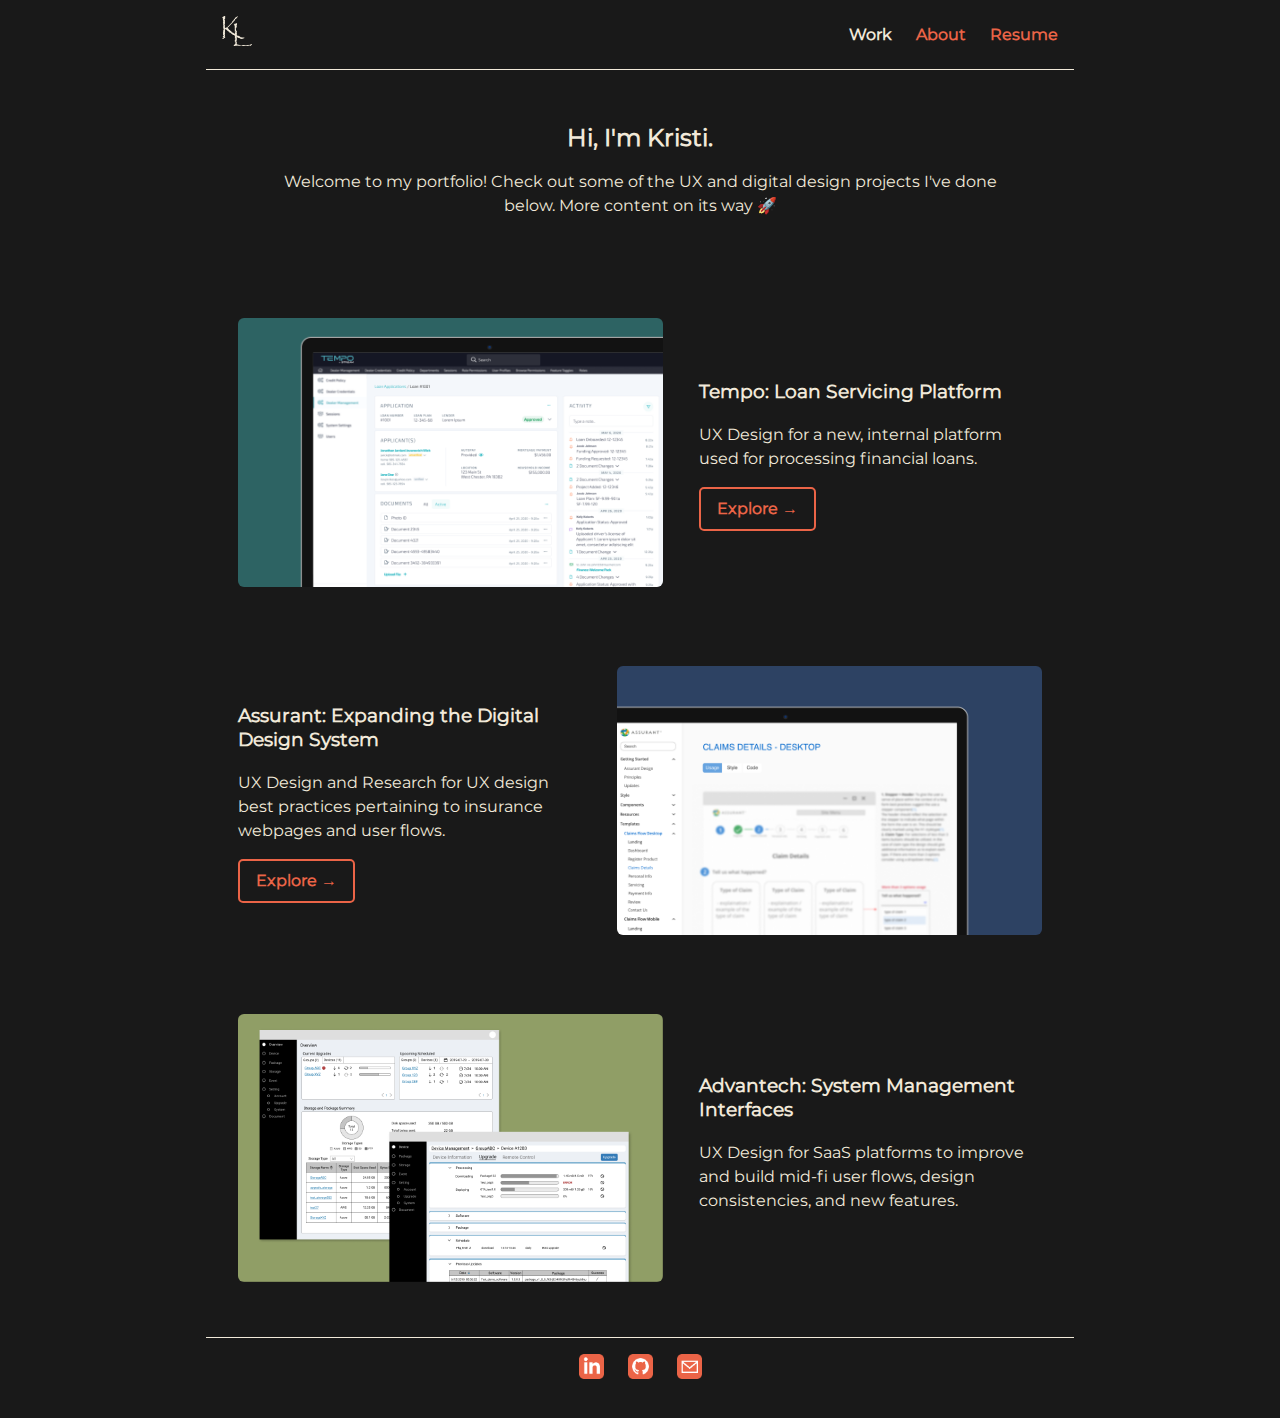
<file: index.html>
<!DOCTYPE html>
<html>

<head>
  <meta charset="UTF-8" />
  <meta name="viewport" content="width=device-width, initial-scale=1.0" />
  <meta name="description" content="Kristi's' Portfolio" />
  <link href="./css/montserrat.css" rel="stylesheet">
  <link rel="stylesheet" href="./styles.css">
  <title> Kristi Lin </title>
  <link rel="icon" href="images/favicon.svg" />
</head>
<style>

</style>

<body>

  <div id="header">
    <a href="./index.html"> <img src="./images/logo.svg" alt="logo"> </a>
    <div id="nav-links">
      <a class="nav-link selected-nav" href="./index.html">Work</a>
      <a class="nav-link" href="./about.html">About</a>
      <a class="nav-link"
        href="https://www.dropbox.com/scl/fi/pbslevpfwvkz8u9e9sm48/Kristi_Lin_resume.pdf?rlkey=8qvhly1wrfr9osx3blylahv7m&st=6oex3bx5&dl=0"
        target="_blank">Resume</a>
    </div>
  </div>

  <div id="intro">
    <h2>
      Hi, I'm Kristi.
    </h2>
    <p>
      Welcome to my portfolio! Check out some of the UX and digital design projects I've done below. More content on its
      way 🚀
    </p>
  </div>

  <a class="project-card" href="./tempo.html">
    <div class="thumbnail-img">
      <img src="./images/tempo-thumbnail.png" alt="desktop-design" width="425px">
    </div>
    <div class="project-text">
      <h3>Tempo: Loan Servicing Platform </h3>
      <p>
        UX Design for a new, internal platform used for processing financial loans.
      </p>

      <span class="button" href="./tempo.html">Explore &rarr;</span>

    </div>
  </a>

  <a class="project-card" href="./assurant.html">
    <div class="project-text">
      <h3>Assurant: Expanding the Digital Design System </h3>
      <p>
        UX Design and Research for UX design best practices pertaining to insurance webpages and user flows.
      </p>
      <span class="button" href="./assurant.html">Explore &rarr;</span>
    </div>
    <div class="thumbnail-img">
      <img src="./images/assurant-thumbnail.png" alt="desktop-design" width="425px">
    </div>
  </a>

  <div class="project-card">
    <div class="thumbnail-img">
      <img src="./images/advantech-thumbnail.png" alt="desktop-design" width="425px">
    </div>
    <div class="project-text">
      <h3>Advantech: System Management Interfaces</h3>
      <p>
        UX Design for SaaS platforms to improve and build mid-fi user flows, design consistencies, and new features.
      </p>
      <!-- <a>Explore -></a> -->

    </div>
  </div>

  <!-- <div class="project-card">
    <div class="project-text">
      <h3>Fun Stuff</h3>
      <p>
        A collection of dabbles in different mediums.
      </p>
      <a href="./stuff.html">Explore -></a>
    </div>
    <div class="thumbnail-img">
      <img src="./images/assurant-thumbnail.png" alt="desktop-design" width="425px">
    </div>
  </div> -->

  <div id="footer">
    <a href="https://www.linkedin.com/in/kristiflin/" target="_blank"><img src="./images/linkedin_icon.png"
        alt="linkedIn link" style="width:25px;height:25px;"></a>
    <a href="https://github.com/kristiflin" target="_blank"><img src="./images/github_icon.png" alt="github link"
        style="width:25px;height:25px;"></a>
    <a href="mailto:kfl29@cornell.edu" target="_blank"><img src="./images/email_icon.png"
        alt="email address: kfl29@cornell.edu" style="width:25px;height:25px;"></a>
  </div>


</body>



</html>
</file>
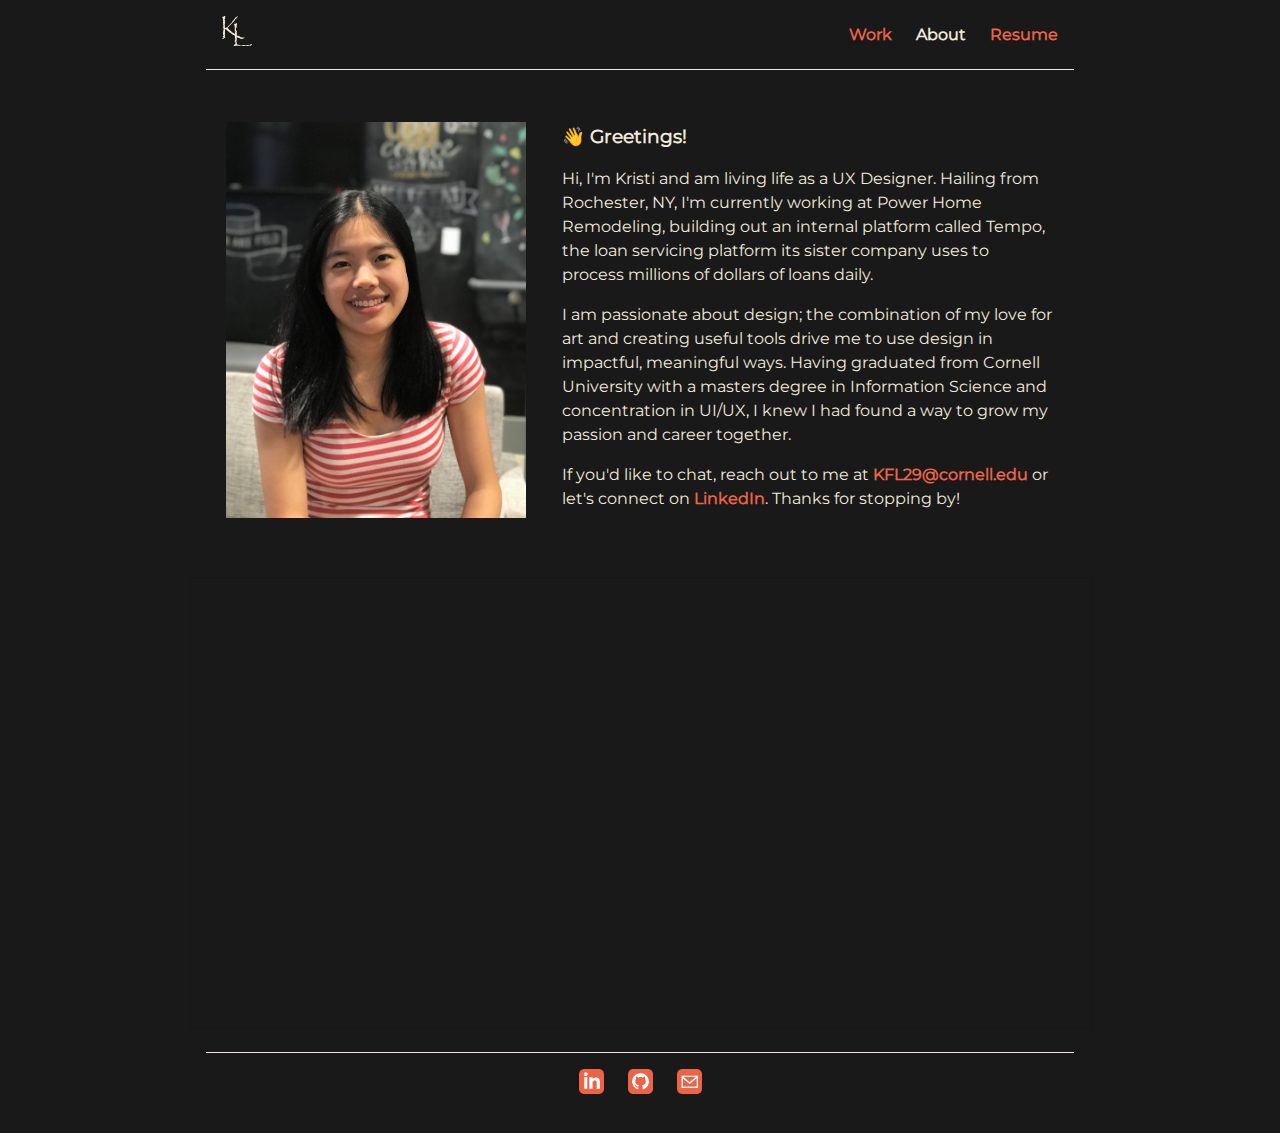
<file: about.html>
<!DOCTYPE html>
<html>

<head>
    <meta charset="UTF-8" />
    <meta name="viewport" content="width=device-width, initial-scale=1.0" />
    <meta name="description" content="Kristi's Portfolio" />
    <link href="./css/montserrat.css" rel="stylesheet">
    <link rel="stylesheet" href="./styles.css">
    <title> Kristi Lin </title>
    <link rel="icon" href="images/favicon.svg" />

</head>
<style>

</style>

<body>

    <div id="header">
        <a href="./index.html"> <img src="./images/logo.svg" alt="logo"> </a>
        <div id="nav-links">
            <a class="nav-link" href="./index.html">Work</a>
            <a class="nav-link selected-nav" href="./about.html">About</a>
            <a class="nav-link"
                href="https://www.dropbox.com/scl/fi/pbslevpfwvkz8u9e9sm48/Kristi_Lin_resume.pdf?rlkey=8qvhly1wrfr9osx3blylahv7m&st=6oex3bx5&dl=0"
                target="_blank">Resume</a>
        </div>
    </div>

    <div id="about-section">
        <div id="about-pic">
            <img src="./images/kristi.jpg" alt="Amazing headshot of Kristi" width="300px">
        </div>
        <div id="about-text">
            <h3>👋 Greetings!</h3>
            <p>
                Hi, I'm Kristi and am living life as a UX Designer. Hailing from Rochester, NY, I'm currently working
                at Power Home Remodeling,
                building
                out an internal platform called Tempo,
                the loan servicing platform its sister company uses to process millions of dollars of loans
                daily.
            </p>
            <p>
                I am passionate about design; the combination of my love for art and creating useful tools drive me to
                use
                design in impactful, meaningful ways.
                Having graduated from Cornell University with a masters degree in Information Science and concentration
                in
                UI/UX, I knew I had found a way to grow my passion and career together.
            </p>
            <p>
                If you'd like to chat, reach out to me at <a href="mailto:kfl29@cornell.edu"> KFL29@cornell.edu </a> or
                let's connect on <a href="https://www.linkedin.com/in/kristiflin/" target="_blank">LinkedIn</a>. Thanks
                for stopping by!
            </p>

        </div>

    </div>

    <iframe style="border: 1px solid rgba(0, 0, 0, 0.1);" width="100%" height="450" margin="16px"
        src="https://www.figma.com/embed?embed_host=share&url=https%3A%2F%2Fwww.figma.com%2Ffile%2FBrJu9MJmWS3twkbZ5RVbf0%2FUntitled%3Ftype%3Dwhiteboard%26node-id%3D239%253A529%26t%3DRB8lbL4PS1pI7gtL-1"
        allowfullscreen>
    </iframe>

    <div id="footer">
        <a href="https://www.linkedin.com/in/kristiflin/" target="_blank"><img src="./images/linkedin_icon.png"
                alt="linkedIn link" style="width:25px;height:25px;"></a>
        <a href="https://github.com/kristiflin" target="_blank"><img src="./images/github_icon.png" alt="github link"
                style="width:25px;height:25px;"></a>
        <a href="mailto:kfl29@cornell.edu" target="_blank"><img src="./images/email_icon.png"
                alt="email address: kfl29@cornell.edu" style="width:25px;height:25px;"></a>
    </div>

</body>

</html>
</file>
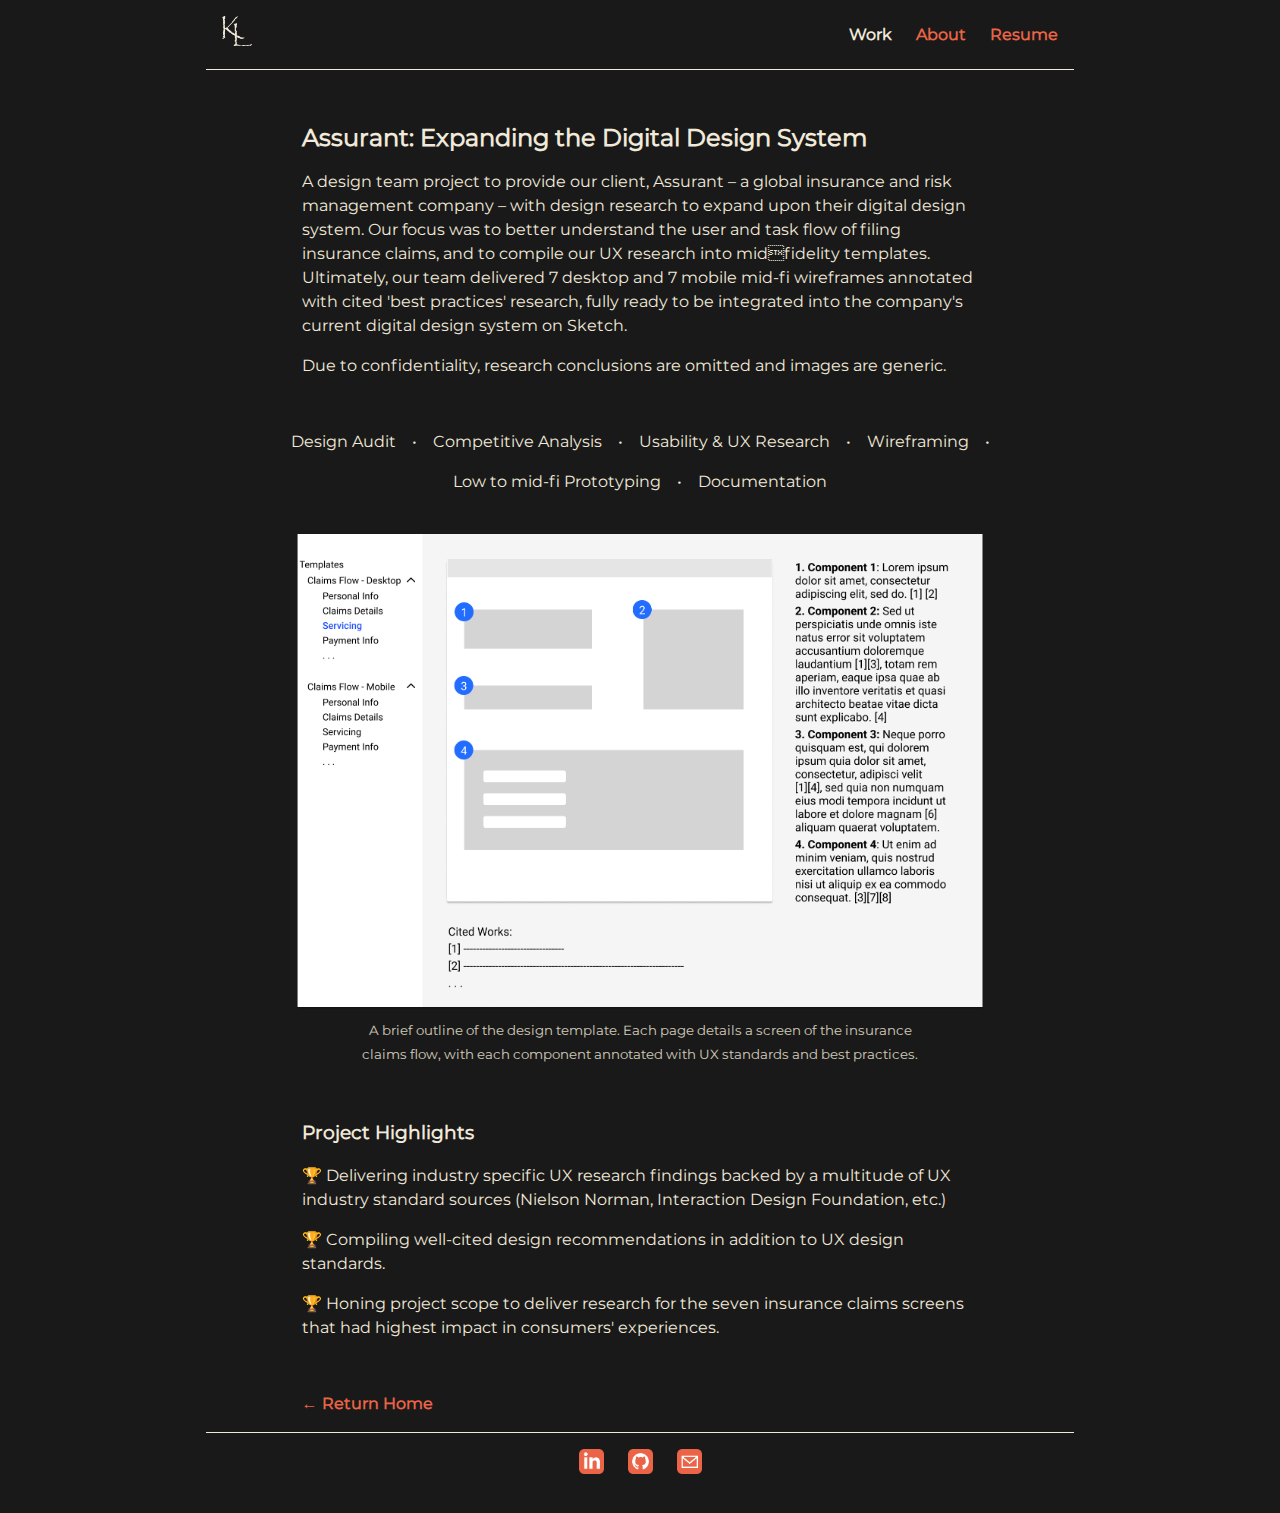
<file: assurant.html>
<!DOCTYPE html>
<html>

<head>
    <meta charset="UTF-8" />
    <meta name="viewport" content="width=device-width, initial-scale=1.0" />
    <meta name="description" content="Kristi's Portfolio" />
    <link href="./css/montserrat.css" rel="stylesheet">
    <link rel="stylesheet" href="./styles.css">
    <title> Kristi Lin </title>
    <link rel="icon" href="images/favicon.svg" />

</head>
<style>

</style>

<body>

    <div id="header">
        <a href="./index.html"> <img src="./images/logo.svg" alt="logo"> </a>
        <div id="nav-links">
            <a class="nav-link selected-nav" href="./index.html">Work</a>
            <a class="nav-link" href="./about.html">About</a>
            <a class="nav-link"
                href="https://www.dropbox.com/scl/fi/pbslevpfwvkz8u9e9sm48/Kristi_Lin_resume.pdf?rlkey=8qvhly1wrfr9osx3blylahv7m&st=6oex3bx5&dl=0"
                target="_blank">Resume</a>
        </div>
    </div>

    <div class="project-body ease-in">
        <div class="project-paragraph">
            <h2>
                Assurant: Expanding the Digital Design System
            </h2>
            <p>
                A design team project to provide our client, Assurant – a global insurance and risk management company –
                with design research to expand upon their digital
                design system. Our focus
                was to better understand the user and task flow of filing insurance claims, and to compile our UX
                research into midfidelity templates. Ultimately, our team delivered 7 desktop and 7 mobile mid-fi
                wireframes annotated with cited 'best
                practices' research, fully ready to be integrated into the company's current digital design system on
                Sketch.
            </p>
            <p>
                Due to confidentiality, research conclusions are omitted and images are generic.

            </p>
        </div>

        <div id="ux-methods">
            <p> Design Audit</p>
            <p>&#x2022;</p>
            <p> Competitive Analysis</p>
            <p>&#x2022;</p>
            <p> Usability & UX Research</p>
            <p>&#x2022;</p>
            <p> Wireframing</p>
            <p>&#x2022;</p>
            <p> Low to mid-fi Prototyping</p>
            <p>&#x2022;</p>
            <p> Documentation</p>
        </div>

        <img id="assurant-img" src="./images/assurant-outline.png" alt="desktop-design">
        <p class="subcaption"> A brief outline of the design template. Each page details a screen of the insurance
            claims flow, with each component annotated with UX standards and best practices. </p>

        <div class="project-paragraph">
            <h3>
                Project Highlights
            </h3>
            <p>
                🏆 Delivering industry specific UX research findings backed by a multitude of UX industry standard
                sources (Nielson Norman, Interaction Design Foundation, etc.)
            </p>
            <p>🏆 Compiling well-cited design recommendations in addition to UX design standards.</p>
            <p>🏆 Honing project scope to deliver research for the seven insurance claims screens that had highest
                impact in consumers' experiences.</p>

        </div>

        <a class="project-paragraph" href="./index.html"> &larr; Return Home</a>

    </div>



    <div id="footer">
        <a href="https://www.linkedin.com/in/kristiflin/" target="_blank"><img src="./images/linkedin_icon.png"
                alt="linkedIn link" style="width:25px;height:25px;"></a>
        <a href="https://github.com/kristiflin" target="_blank"><img src="./images/github_icon.png" alt="github link"
                style="width:25px;height:25px;"></a>
        <a href="mailto:kfl29@cornell.edu" target="_blank"><img src="./images/email_icon.png"
                alt="email address: kfl29@cornell.edu" style="width:25px;height:25px;"></a>
    </div>



</body>

</html>
</file>
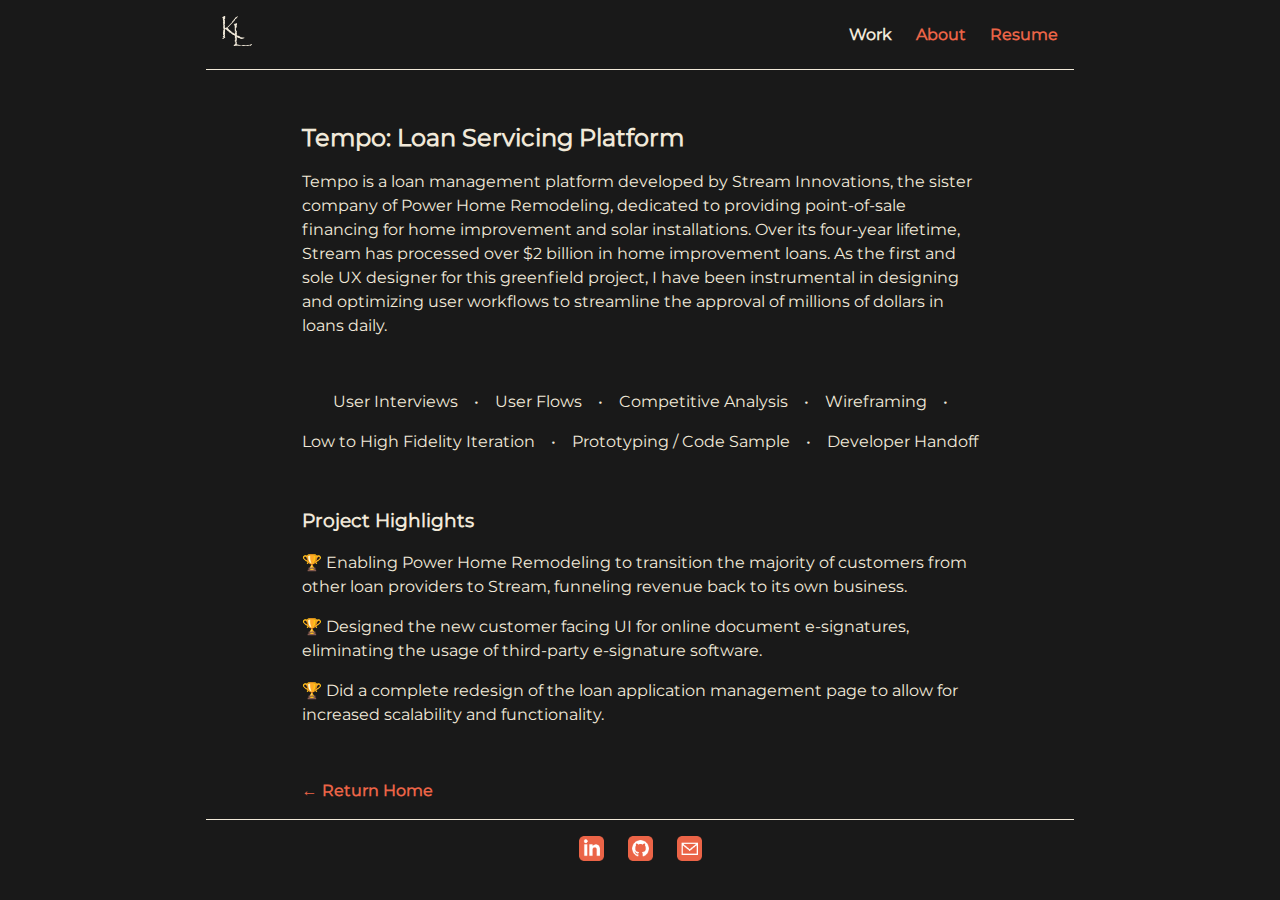
<file: tempo.html>
<!DOCTYPE html>
<html>

<head>
    <meta charset="UTF-8" />
    <meta name="viewport" content="width=device-width, initial-scale=1.0" />
    <meta name="description" content="Kristi's Portfolio" />
    <link href="./css/montserrat.css" rel="stylesheet">
    <link rel="stylesheet" href="./styles.css">
    <title> Kristi Lin </title>
    <link rel="icon" href="images/favicon.svg" />

</head>
<style>

</style>

<body>

    <div id="header">
        <a href="./index.html"> <img src="./images/logo.svg" alt="logo"> </a>
        <div id="nav-links">
            <a class="nav-link selected-nav" href="./index.html">Work</a>
            <a class="nav-link" href="./about.html">About</a>
            <a class="nav-link"
                href="https://www.dropbox.com/scl/fi/pbslevpfwvkz8u9e9sm48/Kristi_Lin_resume.pdf?rlkey=8qvhly1wrfr9osx3blylahv7m&st=6oex3bx5&dl=0"
                target="_blank">Resume</a>
        </div>
    </div>
    <div class="project-body ease-in">
        <div class="project-paragraph">
            <h2>
                Tempo: Loan Servicing Platform
            </h2>
            <p>
                Tempo is a loan management platform developed by Stream Innovations, the sister company of Power Home
                Remodeling, dedicated to providing point-of-sale financing for home improvement and solar installations.
                Over its four-year lifetime, Stream has processed over $2 billion in home improvement loans. As the
                first
                and
                sole UX designer for this greenfield project, I have been instrumental in designing and optimizing user
                workflows
                to streamline the approval of millions of dollars in loans daily.
            </p>
        </div>

        <div id="ux-methods">
            <p> User Interviews</p>
            <p>&#x2022;</p>
            <p> User Flows</p>
            <p>&#x2022;</p>
            <p> Competitive Analysis</p>
            <p>&#x2022;</p>
            <p> Wireframing</p>
            <p>&#x2022;</p>
            <p> Low to High Fidelity Iteration</p>
            <p>&#x2022;</p>
            <p> Prototyping / Code Sample</p>
            <p>&#x2022;</p>
            <p> Developer Handoff</p>
        </div>

        <div class="project-paragraph">
            <h3>
                Project Highlights
            </h3>
            <p>
                🏆 Enabling Power Home Remodeling to transition the majority of customers from other loan providers to
                Stream, funneling revenue back to its own business.
            </p>
            <p>🏆 Designed the new customer facing UI for online document e-signatures, eliminating the usage of
                third-party
                e-signature software.</p>
            <p>🏆 Did a complete redesign of the loan application management page to allow for increased scalability and
                functionality.</p>
        </div>

        <a class="project-paragraph" href="./index.html"> &larr; Return Home</a>
    </div>



    <div id="footer">
        <a href="https://www.linkedin.com/in/kristiflin/" target="_blank"><img src="./images/linkedin_icon.png"
                alt="linkedIn link" style="width:25px;height:25px;"></a>
        <a href="https://github.com/kristiflin" target="_blank"><img src="./images/github_icon.png" alt="github link"
                style="width:25px;height:25px;"></a>
        <a href="mailto:kfl29@cornell.edu" target="_blank"><img src="./images/email_icon.png"
                alt="email address: kfl29@cornell.edu" style="width:25px;height:25px;"></a>
    </div>

</body>

</html>
</file>
<file: css/montserrat.css>
/* cyrillic-ext */
@font-face {
  font-family: 'Montserrat';
  font-style: normal;
  font-weight: 400;
  src: local('Montserrat Regular'), local('Montserrat-Regular'), url(./JTUSjIg1_i6t8kCHKm459WRhyyTh89ZNpQ.woff2) format('woff2');
  unicode-range: U+0460-052F, U+1C80-1C88, U+20B4, U+2DE0-2DFF, U+A640-A69F, U+FE2E-FE2F;
}
/* cyrillic */
@font-face {
  font-family: 'Montserrat';
  font-style: normal;
  font-weight: 400;
  src: local('Montserrat Regular'), local('Montserrat-Regular'), url(./JTUSjIg1_i6t8kCHKm459W1hyyTh89ZNpQ.woff2) format('woff2');
  unicode-range: U+0400-045F, U+0490-0491, U+04B0-04B1, U+2116;
}
/* vietnamese */
@font-face {
  font-family: 'Montserrat';
  font-style: normal;
  font-weight: 400;
  src: local('Montserrat Regular'), local('Montserrat-Regular'), url(./JTUSjIg1_i6t8kCHKm459WZhyyTh89ZNpQ.woff2) format('woff2');
  unicode-range: U+0102-0103, U+0110-0111, U+1EA0-1EF9, U+20AB;
}
/* latin-ext */
@font-face {
  font-family: 'Montserrat';
  font-style: normal;
  font-weight: 400;
  src: local('Montserrat Regular'), local('Montserrat-Regular'), url(./JTUSjIg1_i6t8kCHKm459WdhyyTh89ZNpQ.woff2) format('woff2');
  unicode-range: U+0100-024F, U+0259, U+1E00-1EFF, U+2020, U+20A0-20AB, U+20AD-20CF, U+2113, U+2C60-2C7F, U+A720-A7FF;
}
/* latin */
@font-face {
  font-family: 'Montserrat';
  font-style: normal;
  font-weight: 400;
  src: local('Montserrat Regular'), local('Montserrat-Regular'), url(./JTUSjIg1_i6t8kCHKm459WlhyyTh89Y.woff2) format('woff2');
  unicode-range: U+0000-00FF, U+0131, U+0152-0153, U+02BB-02BC, U+02C6, U+02DA, U+02DC, U+2000-206F, U+2074, U+20AC, U+2122, U+2191, U+2193, U+2212, U+2215, U+FEFF, U+FFFD;
}
</file>
<file: styles.css>
body {
    background-color: #191919;
    font-family: 'Montserrat';
    line-height: 150%;
    max-width: 900px;
    margin: 0 auto;

}

h1, h2, h3, p {
    color: #F1E9D9;
    /* margin: 0; */
    /* font-family: 'Montserrat'; */
}

a {
    color: #EB6447;
    font-weight: bold;
    text-decoration: none;
    transition: .3s;
}

a:hover {
    color: #D78A7B;
}

#header {
    display: flex;
    align-items: center;
    justify-content: space-between;
    border-bottom: 1px solid #F1E9D9;
    padding: 16px;
    margin: 0px 16px;
}

#nav-links, #footer {
    display: flex;
    align-items: center;
    gap: 0px 24px;

}

.selected-nav {
    color: #F1E9D9;
    /* font-weight: 800; */
}

#intro {
    text-align: center;
    margin: 0 auto;
    padding: 36px 24px;
    max-width: 725px;

    animation: inFromBottom 0.4s ease-out 0.25s;
    animation-fill-mode: backwards;
}


#about-section {
    display: flex;
    flex-direction: row;
    gap: 0px 36px;
    margin: 36px;
    align-items: flex-start;
}

#about-pic {
    padding: 16px 0px;
    max-width: 100%;
    animation: inFromBottom 0.6s ease-out 0.25s;
    animation-fill-mode: backwards;
}

#about-text, .ease-in {
    animation: inFromBottom 0.4s ease-out 0.25s;
    animation-fill-mode: backwards;
}

#about-text, .project-text, .thumbnail-img {
    max-width: 100%;
    font-weight: normal;

}

.thumbnail-img img {
    border-radius: 6px;
}

.project-card {
    display: flex;
    flex-direction: row;
    gap: 36px;
    margin: 24px;
    padding: 24px;
    align-items: center;
    max-width: 825x;
    border-radius: 10px;
    transition: .4s;

    animation: inFromBottom 0.75s ease-out 0.25s;
    animation-fill-mode: backwards;
}

.project-card h3 {
    margin-top: 0px;
}

.project-card:hover {
    background-color: rgba(255,255,255,0.05);
    transform: translateY(-.3rem);
}

.project-card:hover .button {
    background: #EB6447;
    color: #F1E9D9;
    transition: all .4s ease;
    -webkit-transition: all .4s ease;
}

.project-card:hover .button {
    background: #EB6447;
}

.button {
    border: 2px solid #EB6447;
    padding: 8px 16px;
    border-radius: 5px;
    width: fit-content;
    display: inline-block;
    font-weight: bold;
}

#footer{
    justify-content: center;
    padding: 16px;
    margin:  16px;
    border-top: 1px solid #F1E9D9;
}

#footer a:hover {
    filter: brightness(140%);
    transition:.25s;
}

#ux-methods {
    display: flex;
    flex-direction: row;
    flex-wrap: wrap;
    gap: 16px;
    justify-content: center;
    margin:auto;
}

#ux-methods p {
    margin: 0px;
}

.project-paragraph {
    padding: 36px 24px;
}

.project-body {
    max-width: 725px;
    margin: 0 auto;
}

.text-center {
    text-align: center;
}

#assurant-img {
    display: block;
    margin: auto;
    margin-top: 40px;
    width: 95%;
}

.subcaption {
    font-size: smaller;
    opacity: 85%;
    margin: auto;
    text-align: center;
    width: 80%;
    margin-top: 8px;
}


@keyframes inFromBottom {
    0% {
      opacity: 0;
      transform: translateY(2rem);
    }
    
  100% {
    opacity: 1;
    transform: translate(0);
  }
}

@media screen and (max-width: 700px) {

#about-section, .project-card {
    flex-wrap: wrap;
}
#about-pic, .thumbnail-img {
    margin: 0 auto;
}

.project-card img {
    max-width: 100%;
}

}
</file>
